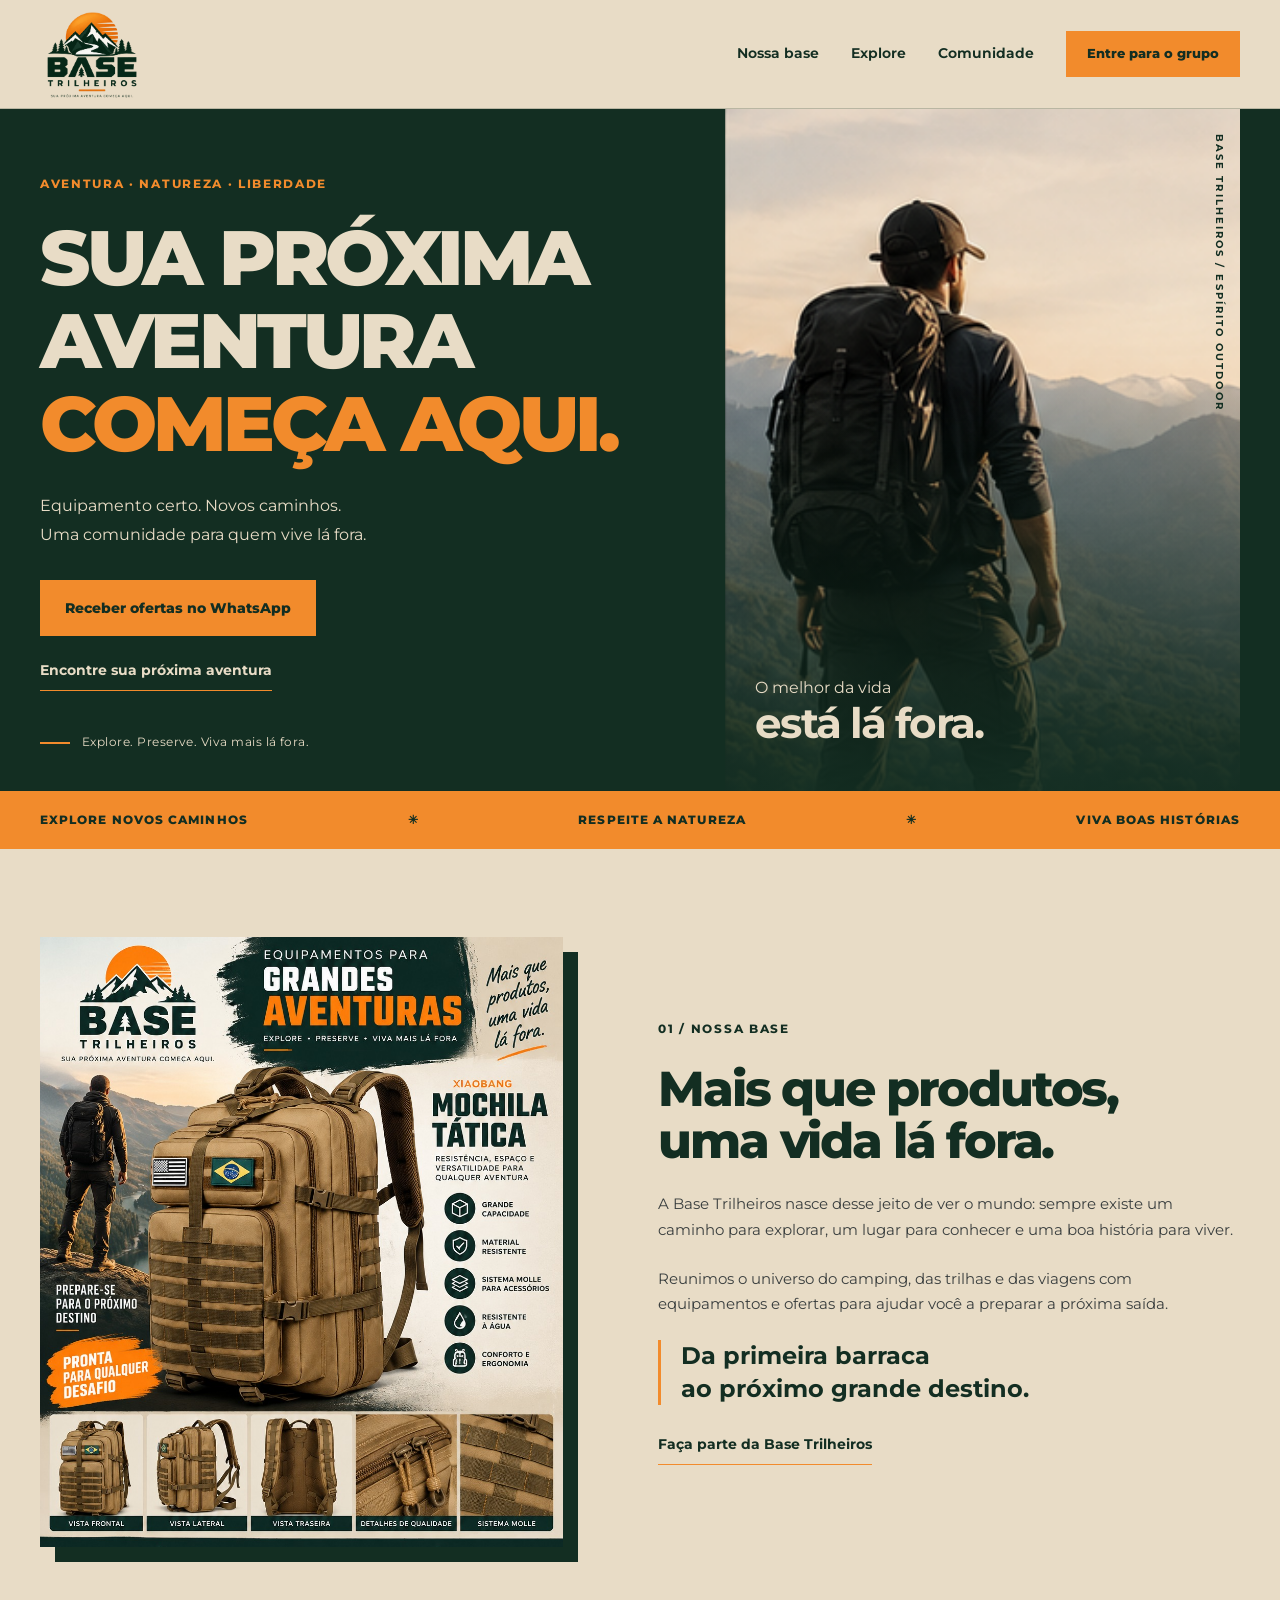
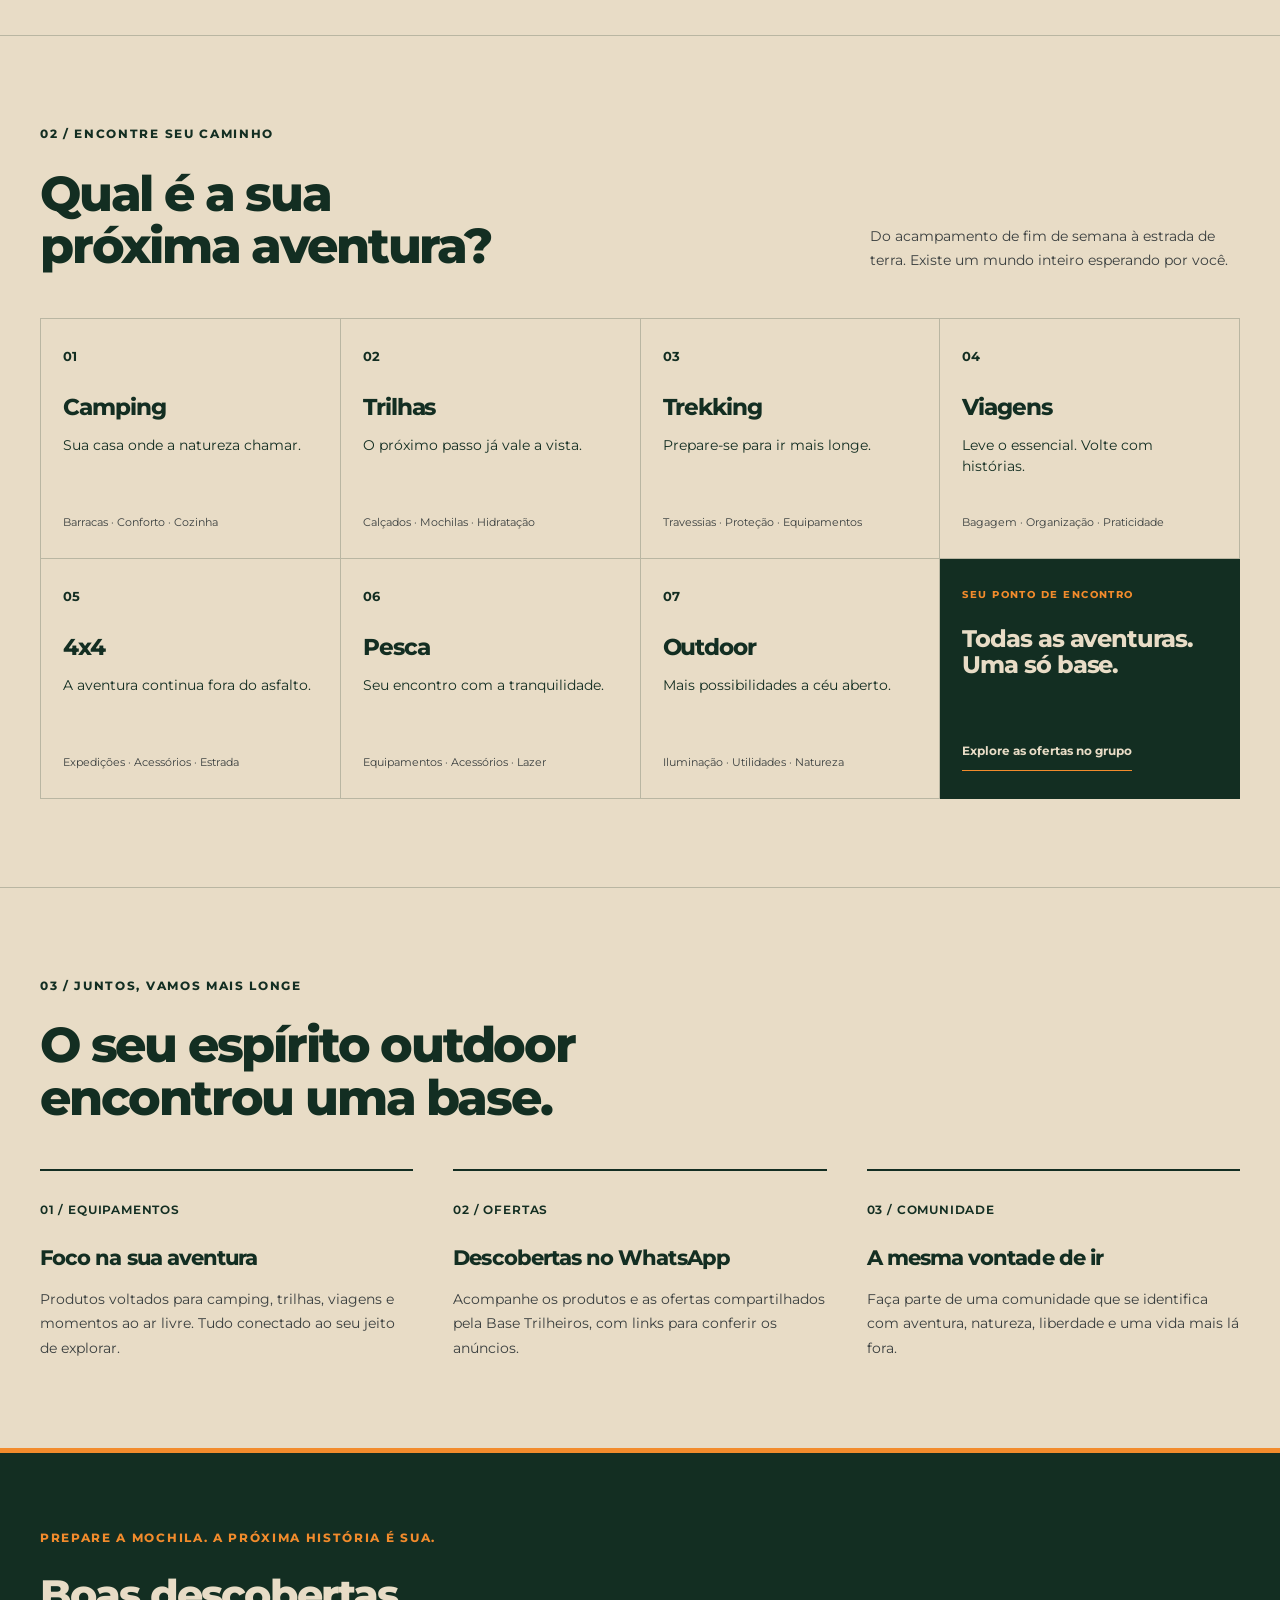
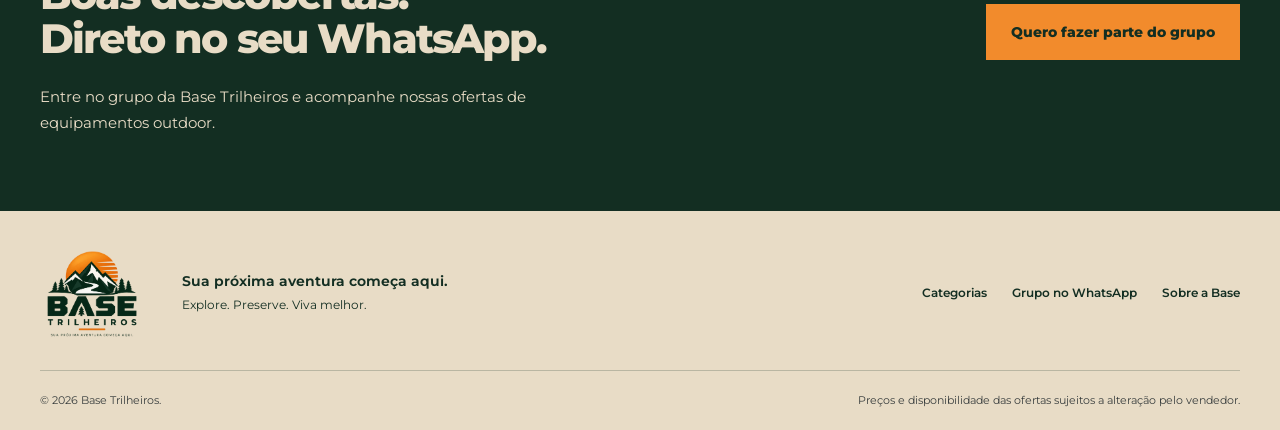
<file: index.html>
<!doctype html>
<html lang="pt-BR">
<head>
  <meta charset="utf-8"><meta name="viewport" content="width=device-width, initial-scale=1">
  <title>Base Trilheiros — Sua próxima aventura começa aqui</title>
  <meta name="description" content="Equipamentos, ofertas e uma vida lá fora. Conheça a Base Trilheiros e entre na comunidade de camping, trilhas, viagens, 4x4 e pesca no WhatsApp.">
  <meta name="theme-color" content="#132E22"><link rel="icon" href="assets/logo-oficial.png" type="image/png">
  <link rel="preload" href="assets/montserrat.ttf" as="font" type="font/ttf" crossorigin>
  <link rel="stylesheet" href="styles.css"><script src="script.js" defer></script>
</head>
<body>
<a class="skip" href="#conteudo">Pular para o conteúdo</a>
<header class="header"><div class="container header-inner">
  <a class="brand" href="index.html" aria-label="Base Trilheiros — início"><img src="assets/logo-oficial.png" alt="Base Trilheiros" width="1254" height="1254"></a>
  <button class="menu-toggle" aria-expanded="false" aria-controls="navigation" hidden>Menu <span aria-hidden="true">☰</span></button>
  <nav id="navigation" aria-label="Principal"><a href="#base">Nossa base</a><a href="#categorias">Explore</a><a href="#comunidade">Comunidade</a><a class="button small" href="grupowhatsapp.html">Entre para o grupo</a></nav>
</div></header>
<main id="conteudo">
<section class="hero"><div class="container hero-grid">
  <div class="hero-copy"><p class="eyebrow">Aventura · Natureza · Liberdade</p><h1>Sua próxima<br>aventura<br><em>começa aqui.</em></h1><p class="lead">Equipamento certo. Novos caminhos.<br>Uma comunidade para quem vive lá fora.</p><div class="actions"><a class="button" href="grupowhatsapp.html">Receber ofertas no WhatsApp</a><a class="text-link" href="#categorias">Encontre sua próxima aventura</a></div><div class="hero-note"><span class="rule"></span> Explore. Preserve. Viva mais lá fora.</div></div>
  <div class="hero-visual"><div class="landscape"><img src="assets/identidade-visual.png" alt="Trilheiro com mochila contemplando montanhas e um lago" width="1254" height="1254" fetchpriority="high"></div><div class="photo-caption"><span>O melhor da vida</span><strong>está lá fora.</strong></div><span class="vertical-label">BASE TRILHEIROS / ESPÍRITO OUTDOOR</span></div>
</div></section>
<div class="manifesto-strip"><div class="container"><span>Explore novos caminhos</span><span aria-hidden="true">✳</span><span>Respeite a natureza</span><span aria-hidden="true">✳</span><span>Viva boas histórias</span></div></div>
<section class="section container about" id="base"><div class="about-art"><img src="assets/exemplo02.jpeg" alt="Campanha de referência Base Trilheiros: equipamentos para grandes aventuras, com mochila e paisagem de montanha" width="1024" height="1536" loading="lazy"></div><div class="about-copy"><p class="eyebrow">01 / Nossa base</p><h2>Mais que produtos,<br><em>uma vida lá fora.</em></h2><p>A Base Trilheiros nasce desse jeito de ver o mundo: sempre existe um caminho para explorar, um lugar para conhecer e uma boa história para viver.</p><p>Reunimos o universo do camping, das trilhas e das viagens com equipamentos e ofertas para ajudar você a preparar a próxima saída.</p><p class="statement">Da primeira barraca<br>ao próximo grande destino.</p><a class="text-link dark" href="grupowhatsapp.html">Faça parte da Base Trilheiros</a></div></section>
<section class="section categories" id="categorias"><div class="container"><div class="section-heading"><div><p class="eyebrow">02 / Encontre seu caminho</p><h2>Qual é a sua<br><em>próxima aventura?</em></h2></div><p>Do acampamento de fim de semana à estrada de terra. Existe um mundo inteiro esperando por você.</p></div>
<div class="category-grid">
<a class="category" href="grupowhatsapp.html"><span class="category-number">01</span><h3>Camping</h3><p>Sua casa onde a natureza chamar.</p><span class="category-tag">Barracas · Conforto · Cozinha</span></a>
<a class="category" href="grupowhatsapp.html"><span class="category-number">02</span><h3>Trilhas</h3><p>O próximo passo já vale a vista.</p><span class="category-tag">Calçados · Mochilas · Hidratação</span></a>
<a class="category" href="grupowhatsapp.html"><span class="category-number">03</span><h3>Trekking</h3><p>Prepare-se para ir mais longe.</p><span class="category-tag">Travessias · Proteção · Equipamentos</span></a>
<a class="category" href="grupowhatsapp.html"><span class="category-number">04</span><h3>Viagens</h3><p>Leve o essencial. Volte com histórias.</p><span class="category-tag">Bagagem · Organização · Praticidade</span></a>
<a class="category" href="grupowhatsapp.html"><span class="category-number">05</span><h3>4x4</h3><p>A aventura continua fora do asfalto.</p><span class="category-tag">Expedições · Acessórios · Estrada</span></a>
<a class="category" href="grupowhatsapp.html"><span class="category-number">06</span><h3>Pesca</h3><p>Seu encontro com a tranquilidade.</p><span class="category-tag">Equipamentos · Acessórios · Lazer</span></a>
<a class="category" href="grupowhatsapp.html"><span class="category-number">07</span><h3>Outdoor</h3><p>Mais possibilidades a céu aberto.</p><span class="category-tag">Iluminação · Utilidades · Natureza</span></a>
<div class="category category-invite"><span class="eyebrow">Seu ponto de encontro</span><h3>Todas as aventuras.<br>Uma só base.</h3><a class="text-link" href="grupowhatsapp.html">Explore as ofertas no grupo</a></div>
</div></div></section>
<section class="section container" id="comunidade"><div class="section-heading"><div><p class="eyebrow">03 / Juntos, vamos mais longe</p><h2>O seu espírito outdoor<br><em>encontrou uma base.</em></h2></div></div><div class="benefits"><article><span class="benefit-index">01 / EQUIPAMENTOS</span><h3>Foco na sua aventura</h3><p>Produtos voltados para camping, trilhas, viagens e momentos ao ar livre. Tudo conectado ao seu jeito de explorar.</p></article><article><span class="benefit-index">02 / OFERTAS</span><h3>Descobertas no WhatsApp</h3><p>Acompanhe os produtos e as ofertas compartilhados pela Base Trilheiros, com links para conferir os anúncios.</p></article><article><span class="benefit-index">03 / COMUNIDADE</span><h3>A mesma vontade de ir</h3><p>Faça parte de uma comunidade que se identifica com aventura, natureza, liberdade e uma vida mais lá fora.</p></article></div></section>
<section class="offers" id="ofertas"><div class="container offers-inner"><div><p class="eyebrow">Prepare a mochila. A próxima história é sua.</p><h2>Boas descobertas.<br><em>Direto no seu WhatsApp.</em></h2><p>Entre no grupo da Base Trilheiros e acompanhe nossas ofertas de equipamentos outdoor.</p></div><a class="button" href="grupowhatsapp.html">Quero fazer parte do grupo</a></div></section>
</main>
<footer class="footer"><div class="container footer-main"><a class="brand" href="index.html" aria-label="Base Trilheiros — início"><img src="assets/logo-oficial.png" alt="Base Trilheiros" width="1254" height="1254" loading="lazy"></a><p>Sua próxima aventura começa aqui.<br><span>Explore. Preserve. Viva melhor.</span></p><nav aria-label="Rodapé"><a href="#categorias">Categorias</a><a href="grupowhatsapp.html">Grupo no WhatsApp</a><a href="#base">Sobre a Base</a></nav></div><div class="container footer-bottom"><span>© <span data-year>2026</span> Base Trilheiros.</span><span>Preços e disponibilidade das ofertas sujeitos a alteração pelo vendedor.</span></div></footer>
</body></html>
</file>
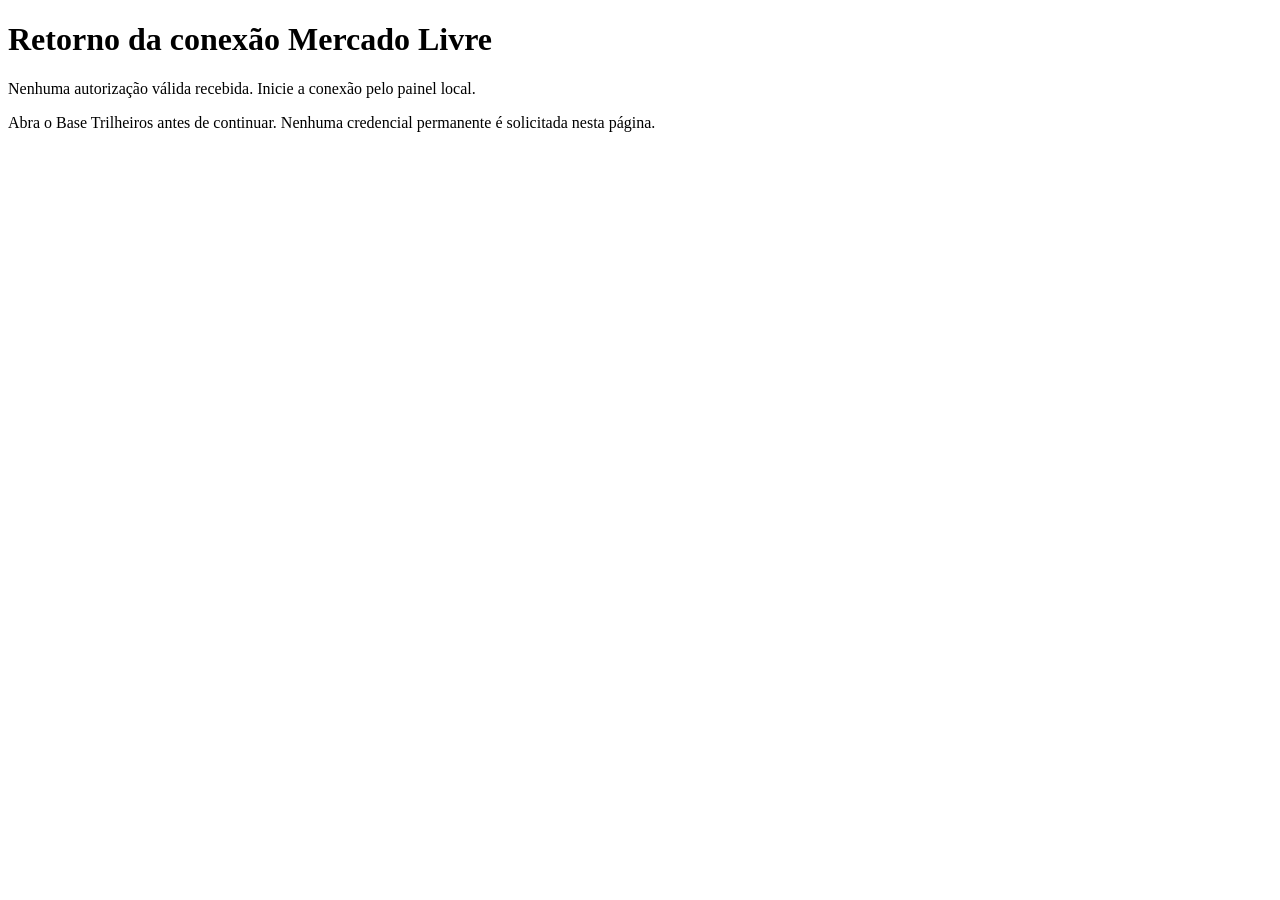
<file: ml/callback/index.html>
<!doctype html><html lang="pt-BR"><head><meta charset="utf-8"><meta name="viewport" content="width=device-width,initial-scale=1"><meta name="referrer" content="no-referrer"><meta name="robots" content="noindex,nofollow"><meta http-equiv="Content-Security-Policy" content="default-src 'none'; script-src 'self'; base-uri 'none'; form-action 'none'"><title>Retorno Mercado Livre — Base Trilheiros</title><script src="./callback.js" defer></script></head><body><h1>Retorno da conexão Mercado Livre</h1><p id="status">Verificando o retorno da autorização…</p><a id="return" hidden rel="noreferrer">Voltar ao painel neste computador</a><p>Abra o Base Trilheiros antes de continuar. Nenhuma credencial permanente é solicitada nesta página.</p></body></html>
</file>
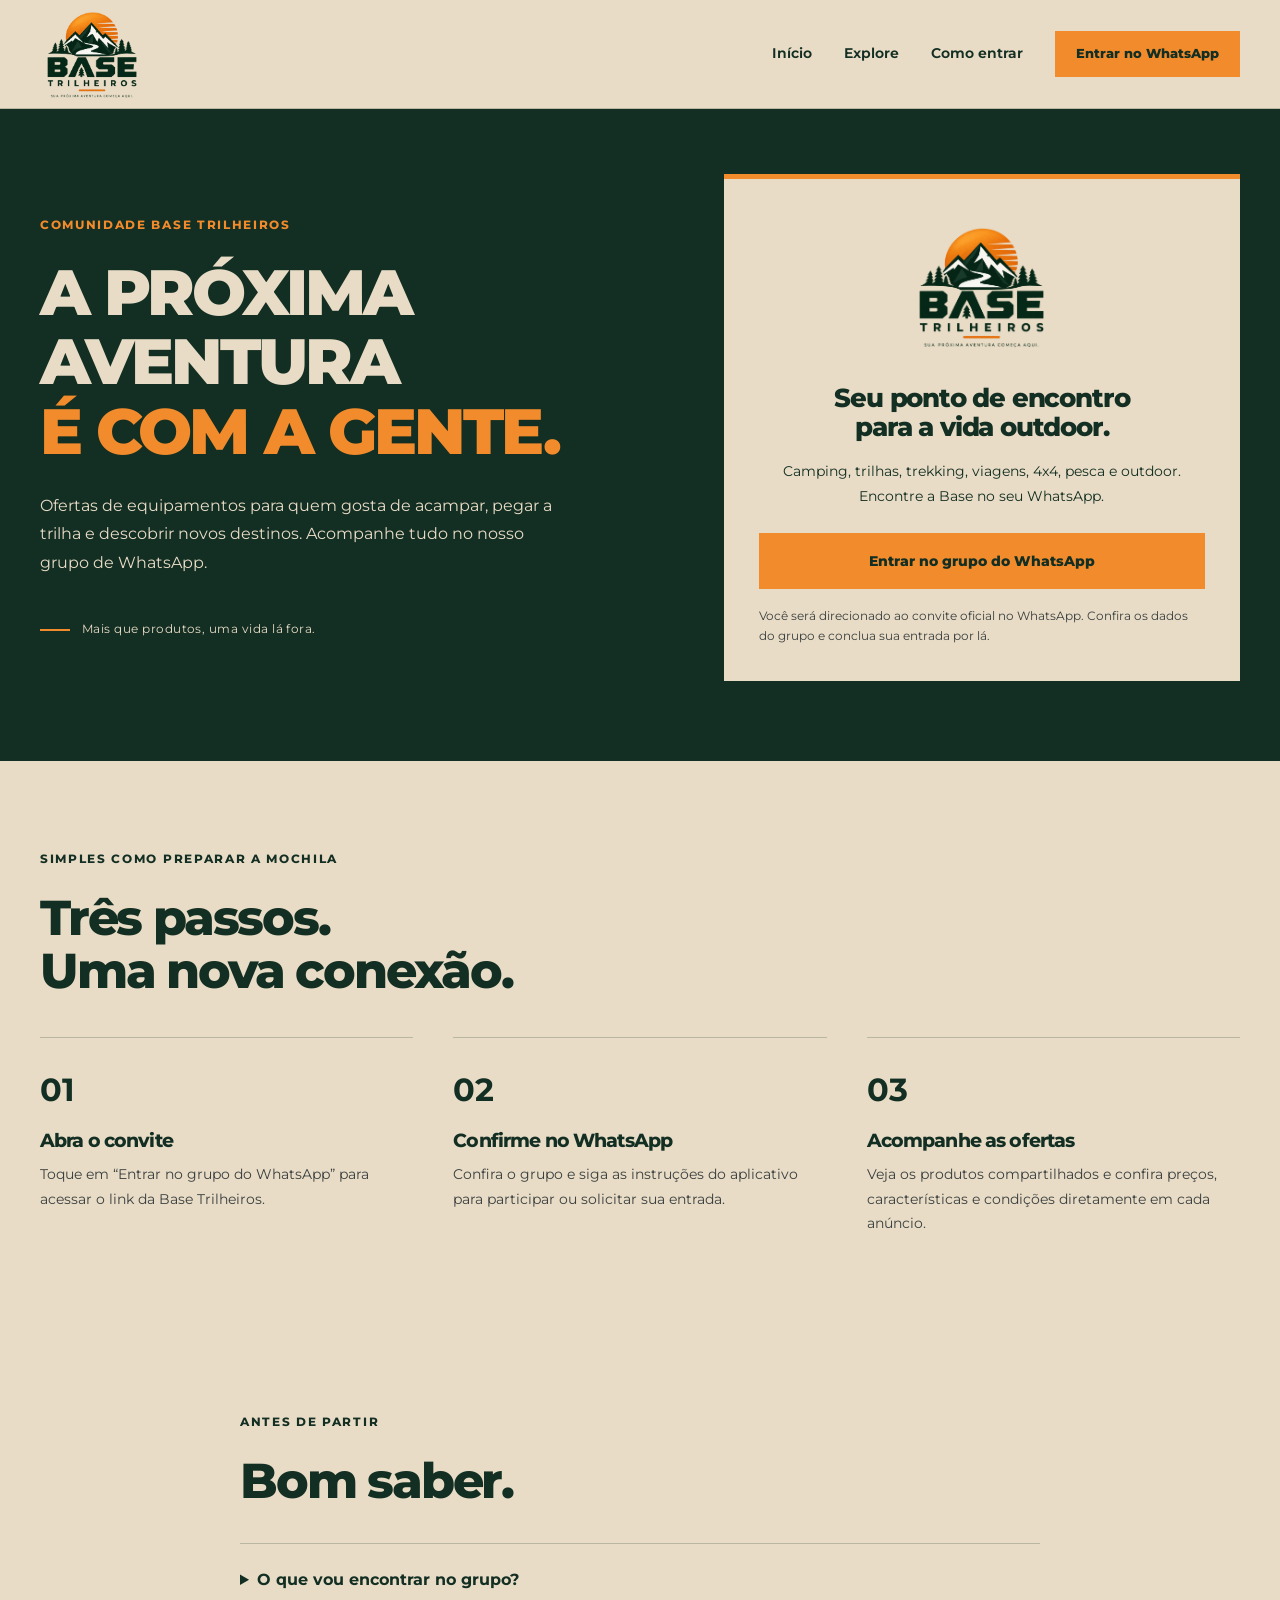
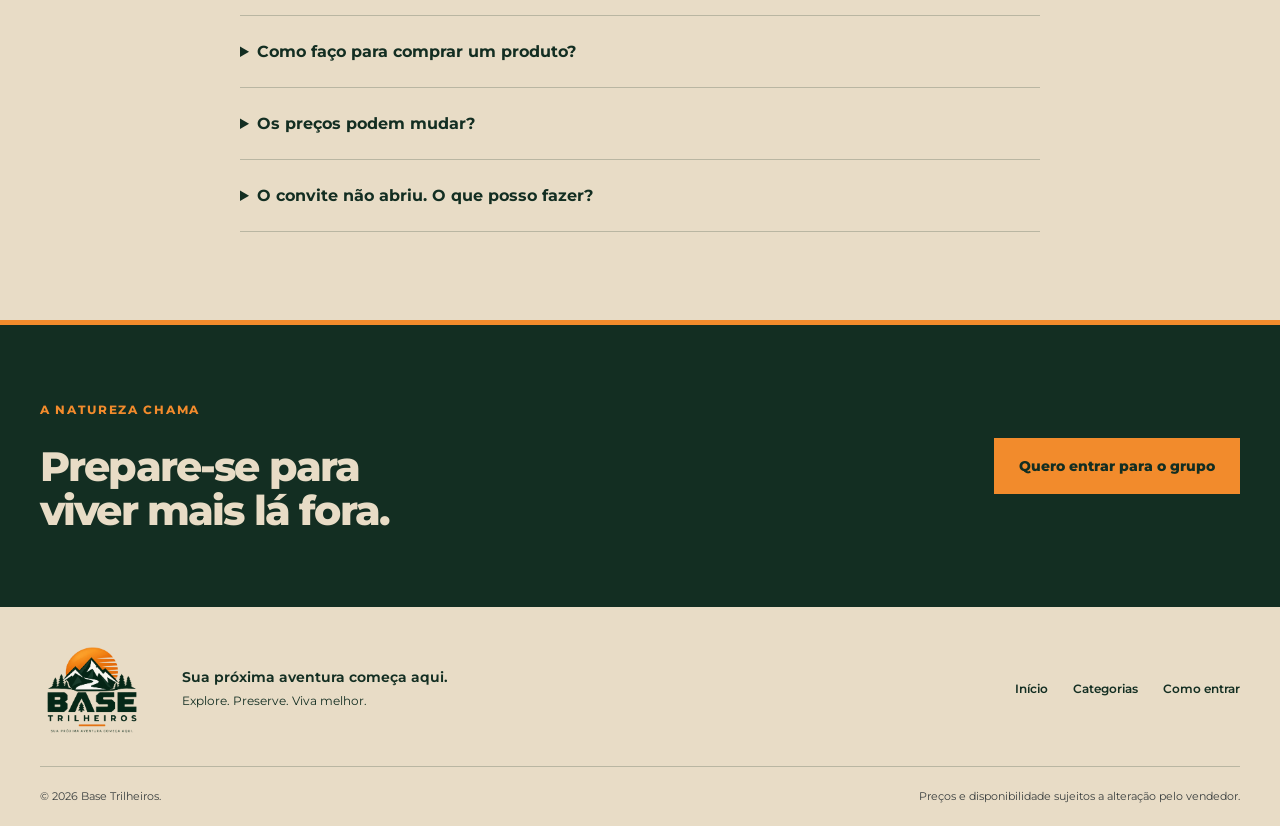
<file: grupowhatsapp.html>
<!doctype html>
<html lang="pt-BR"><head><meta charset="utf-8"><meta name="viewport" content="width=device-width, initial-scale=1"><title>Grupo no WhatsApp — Base Trilheiros</title><meta name="description" content="Entre no grupo da Base Trilheiros no WhatsApp e acompanhe ofertas de equipamentos para camping, trilhas, trekking, viagens, 4x4, pesca e outdoor."><meta name="theme-color" content="#132E22"><link rel="icon" href="assets/logo-oficial.png" type="image/png"><link rel="preload" href="assets/montserrat.ttf" as="font" type="font/ttf" crossorigin><link rel="stylesheet" href="styles.css"><script src="script.js" defer></script></head>
<body><a class="skip" href="#conteudo">Pular para o conteúdo</a><header class="header"><div class="container header-inner"><a class="brand" href="index.html" aria-label="Base Trilheiros — início"><img src="assets/logo-oficial.png" alt="Base Trilheiros" width="1254" height="1254"></a><button class="menu-toggle" aria-expanded="false" aria-controls="navigation" hidden>Menu <span aria-hidden="true">☰</span></button><nav id="navigation" aria-label="Principal"><a href="index.html">Início</a><a href="index.html#categorias">Explore</a><a href="#como-entrar">Como entrar</a><a class="button small" href="https://chat.whatsapp.com/IdeL0EjSYCk3eZGhlh6pKp?mode=gi_t">Entrar no WhatsApp</a></nav></div></header>
<main id="conteudo"><section class="group-hero"><div class="container group-grid"><div><p class="eyebrow">Comunidade Base Trilheiros</p><h1>A próxima<br>aventura<br><em>é com a gente.</em></h1><p class="lead">Ofertas de equipamentos para quem gosta de acampar, pegar a trilha e descobrir novos destinos. Acompanhe tudo no nosso grupo de WhatsApp.</p><div class="hero-note"><span class="rule"></span> Mais que produtos, uma vida lá fora.</div></div><div class="group-card"><img class="brand" src="assets/logo-oficial.png" alt="Base Trilheiros" width="1254" height="1254"><h2>Seu ponto de encontro<br>para a vida outdoor.</h2><p>Camping, trilhas, trekking, viagens, 4x4, pesca e outdoor. Encontre a Base no seu WhatsApp.</p><a class="button" href="https://chat.whatsapp.com/IdeL0EjSYCk3eZGhlh6pKp?mode=gi_t">Entrar no grupo do WhatsApp</a><small>Você será direcionado ao convite oficial no WhatsApp. Confira os dados do grupo e conclua sua entrada por lá.</small></div></div></section>
<section class="section container" id="como-entrar"><p class="eyebrow">Simples como preparar a mochila</p><h2>Três passos.<br><em>Uma nova conexão.</em></h2><div class="steps"><article><strong>01</strong><h3>Abra o convite</h3><p>Toque em “Entrar no grupo do WhatsApp” para acessar o link da Base Trilheiros.</p></article><article><strong>02</strong><h3>Confirme no WhatsApp</h3><p>Confira o grupo e siga as instruções do aplicativo para participar ou solicitar sua entrada.</p></article><article><strong>03</strong><h3>Acompanhe as ofertas</h3><p>Veja os produtos compartilhados e confira preços, características e condições diretamente em cada anúncio.</p></article></div></section>
<section class="section container faq"><p class="eyebrow">Antes de partir</p><h2>Bom saber.</h2><details><summary>O que vou encontrar no grupo?</summary><p>Ofertas e produtos do universo outdoor: camping, trilhas, trekking, viagens, 4x4 e pesca, com links para consultar os anúncios.</p></details><details><summary>Como faço para comprar um produto?</summary><p>Abra o link compartilhado na oferta e confira o produto no anúncio do vendedor. A compra e as condições de pagamento, entrega e garantia são apresentadas na plataforma de venda.</p></details><details><summary>Os preços podem mudar?</summary><p>Sim. Preços, cupons, estoque e disponibilidade podem ser alterados pelo vendedor. Sempre confirme as condições no anúncio antes de comprar.</p></details><details><summary>O convite não abriu. O que posso fazer?</summary><p>Tente abrir esta página no navegador do seu celular e toque novamente no botão. Você também pode usar o WhatsApp Web no computador. Se o WhatsApp informar que o convite foi revogado ou que o grupo está cheio, a entrada dependerá de um novo convite ou da disponibilidade do grupo.</p></details></section>
<section class="offers"><div class="container offers-inner"><div><p class="eyebrow">A natureza chama</p><h2>Prepare-se para<br><em>viver mais lá fora.</em></h2></div><a class="button" href="https://chat.whatsapp.com/IdeL0EjSYCk3eZGhlh6pKp?mode=gi_t">Quero entrar para o grupo</a></div></section></main>
<footer class="footer"><div class="container footer-main"><a class="brand" href="index.html" aria-label="Base Trilheiros — início"><img src="assets/logo-oficial.png" alt="Base Trilheiros" width="1254" height="1254" loading="lazy"></a><p>Sua próxima aventura começa aqui.<br><span>Explore. Preserve. Viva melhor.</span></p><nav aria-label="Rodapé"><a href="index.html">Início</a><a href="index.html#categorias">Categorias</a><a href="#como-entrar">Como entrar</a></nav></div><div class="container footer-bottom"><span>© <span data-year>2026</span> Base Trilheiros.</span><span>Preços e disponibilidade sujeitos a alteração pelo vendedor.</span></div></footer></body></html>
</file>
<file: styles.css>
@font-face{font-family:Montserrat;src:url('assets/montserrat.ttf') format('truetype');font-weight:100 900;font-display:swap}
:root{--forest:#132E22;--secondary:#3A3F3F;--orange:#F28B2C;--sand:#E8DCC6;--ink:#1F1F1F;--line:rgba(19,46,34,.22)}
*{box-sizing:border-box}html{scroll-behavior:smooth;scroll-padding-top:110px}body{margin:0;background:var(--sand);color:var(--forest);font:400 16px/1.7 Montserrat,Arial,sans-serif}a{color:inherit;text-decoration:none}img{display:block;max-width:100%;height:auto}button{font:inherit}a,button{-webkit-tap-highlight-color:transparent}a:focus-visible,button:focus-visible,summary:focus-visible{outline:3px solid var(--orange);outline-offset:6px}h1,h2,h3,p{margin:0}h1,h2,h3{line-height:1.08;letter-spacing:-.045em}h1{font-size:clamp(2.8rem,6vw,5.6rem);font-weight:850;text-transform:uppercase}h2{font-size:clamp(2rem,3.8vw,3.65rem);font-weight:800}h3{font-size:1.45rem;font-weight:750}em{font-style:normal}p{max-width:65ch}.container{width:min(1200px,calc(100% - 40px));margin:auto}.section{padding-block:88px}.eyebrow{font-size:.75rem;font-weight:750;letter-spacing:.14em;text-transform:uppercase;margin-bottom:23px}.button{display:inline-flex;align-items:center;justify-content:center;text-align:center;padding:17px 24px;background:var(--orange);color:var(--forest);font-weight:800;font-size:.9rem;line-height:1.4;border:1px solid var(--orange);transition:background .18s,transform .18s;min-height:50px}.button:hover{background:var(--sand);transform:translateY(-2px)}.button.small{padding:13px 20px;font-size:.8rem;min-height:44px}.text-link{display:inline-block;font-size:.85rem;font-weight:700;border-bottom:1px solid var(--orange);padding-block:8px;width:fit-content}.text-link:hover{color:var(--orange)}.text-link.dark:hover{color:var(--forest);border-bottom-width:3px}.skip{position:fixed;top:-100px;left:20px;z-index:100;background:var(--orange);padding:12px}.skip:focus{top:10px}.header{background:var(--sand);border-bottom:1px solid var(--line)}.header-inner{display:flex;align-items:center;justify-content:space-between;gap:20px;min-height:108px}.brand{display:block;width:104px;flex-shrink:0}.brand img{width:100%}.header nav{display:flex;align-items:center;gap:32px;font-size:.85rem;font-weight:650}.header nav>a:not(.button):hover{border-bottom:1px solid var(--forest)}.menu-toggle{border:1px solid var(--forest);background:transparent;padding:8px 13px;color:var(--forest);min-height:44px}.menu-toggle[hidden]{display:none}.hero{background:var(--forest);color:var(--sand);overflow:hidden}.hero-grid{display:grid;grid-template-columns:1.25fr 1fr;min-height:670px;gap:42px}.hero-copy{padding:65px 0 38px;position:relative;z-index:1}.hero .eyebrow{color:var(--orange)}.hero h1 em{color:var(--orange)}.lead{font-size:1rem;margin-top:26px;line-height:1.8}.actions{display:flex;align-items:flex-start;flex-direction:column;gap:15px;margin-top:30px}.hero-note{display:flex;align-items:center;gap:12px;font-size:.73rem;letter-spacing:.04em;margin-top:42px}.rule{width:30px;height:2px;background:var(--orange)}.hero-visual{position:relative;min-width:0;overflow:hidden}.landscape{position:absolute;inset:0;overflow:hidden}.landscape img{position:absolute;width:445%;max-width:none;left:-222.5%;top:0}.hero-visual:after{content:'';position:absolute;inset:0;background:linear-gradient(0deg,rgba(19,46,34,.92),transparent 60%)}.photo-caption{position:absolute;bottom:44px;left:30px;z-index:1;font-size:1rem}.photo-caption strong{display:block;font-size:2.6rem;line-height:1.1;letter-spacing:-.045em}.vertical-label{position:absolute;right:12px;top:25px;writing-mode:vertical-rl;z-index:1;font-size:.65rem;letter-spacing:.2em;color:var(--forest);font-weight:700}.manifesto-strip{background:var(--orange);padding:19px 0;font-size:.75rem;font-weight:800;letter-spacing:.09em;text-transform:uppercase}.manifesto-strip .container{display:flex;justify-content:space-between;align-items:center;gap:16px}.about{display:grid;grid-template-columns:.9fr 1fr;gap:95px;align-items:center}.about-art{max-height:610px;overflow:hidden;box-shadow:15px 15px 0 var(--forest)}.about-art img{width:100%}.about-copy p:not(.eyebrow){margin-top:23px;color:var(--secondary);font-size:.95rem}.about-copy .statement{font-size:1.5rem!important;font-weight:700;color:var(--forest)!important;line-height:1.35;border-left:3px solid var(--orange);padding-left:20px;margin-bottom:20px}.section-heading{display:flex;align-items:flex-end;justify-content:space-between;gap:70px;margin-bottom:45px}.section-heading>p{max-width:370px;font-size:.9rem;color:var(--secondary)}.categories{border-top:1px solid var(--line);border-bottom:1px solid var(--line)}.category-grid{display:grid;grid-template-columns:repeat(4,1fr);border-left:1px solid var(--line);border-top:1px solid var(--line)}.category{padding:27px 22px;min-height:240px;border-right:1px solid var(--line);border-bottom:1px solid var(--line);display:flex;flex-direction:column;transition:background .2s,color .2s}.category-number{font-size:.8rem;font-weight:700;margin-bottom:27px}.category h3{margin-bottom:15px}.category p{font-size:.85rem;line-height:1.55}.category-tag{font-size:.7rem;line-height:1.5;margin-top:auto;padding-top:25px;color:var(--secondary)}a.category:hover{background:var(--forest);color:var(--sand)}a.category:hover .category-tag{color:var(--sand)}.category-invite{background:var(--forest);color:var(--sand)}.category-invite .eyebrow{color:var(--orange);font-size:.65rem}.category-invite h3{font-size:1.5rem}.category-invite .text-link{font-size:.75rem;margin-top:auto}.benefits{display:grid;grid-template-columns:repeat(3,1fr);gap:40px}.benefits article{border-top:2px solid var(--forest);padding-top:24px}.benefit-index{font-size:.73rem;font-weight:650;letter-spacing:.07em}.benefits h3{margin:25px 0 17px;font-size:1.3rem}.benefits p{font-size:.9rem;color:var(--secondary)}.offers{background:var(--forest);color:var(--sand);padding:75px 0;border-top:5px solid var(--orange)}.offers .eyebrow{color:var(--orange)}.offers-inner{display:flex;align-items:center;justify-content:space-between;gap:55px}.offers h2{font-size:clamp(2rem,3.2vw,3rem)}.offers p:not(.eyebrow){margin-top:24px;max-width:580px;font-size:.95rem}.offers .button{flex-shrink:0}.footer{padding:30px 0 20px}.footer-main{display:flex;align-items:center;gap:38px}.footer-main p{font-size:.85rem;font-weight:650}.footer-main p span{font-size:.75rem;font-weight:400}.footer-main nav{margin-left:auto;display:flex;gap:25px;font-size:.75rem;font-weight:600}.footer-bottom{border-top:1px solid var(--line);padding-top:20px;margin-top:25px;display:flex;justify-content:space-between;gap:20px;font-size:.7rem;color:var(--secondary)}
.group-hero{background:var(--forest);color:var(--sand);padding:65px 0 80px}.group-grid{display:grid;grid-template-columns:1.15fr 1fr;gap:90px;align-items:center}.group-hero .eyebrow{color:var(--orange)}.group-hero h1{font-size:clamp(2.6rem,5vw,4.5rem)}.group-hero h1 em{color:var(--orange)}.group-hero .lead{max-width:520px}.group-card{background:var(--sand);color:var(--forest);padding:35px;border-top:5px solid var(--orange)}.group-card .brand{width:145px;margin:0 auto 25px}.group-card h2{font-size:1.65rem;text-align:center}.group-card>p{font-size:.9rem;text-align:center;margin:18px 0 25px}.group-card .button{width:100%}.group-card small{font-size:.75rem;line-height:1.65;display:block;margin-top:17px;color:var(--secondary)}.steps{display:grid;grid-template-columns:repeat(3,1fr);gap:40px;margin-top:40px}.steps article{border-top:1px solid var(--line);padding-top:25px}.steps strong{color:var(--forest);font-size:2rem}.steps h3{font-size:1.2rem;margin:12px 0}.steps p{font-size:.9rem;color:var(--secondary)}.faq{max-width:800px}.faq h2{margin-bottom:35px}.faq details{border-top:1px solid var(--line);padding:22px 0}.faq details:last-child{border-bottom:1px solid var(--line)}.faq summary{font-weight:700;cursor:pointer;padding-right:20px}.faq details p{margin-top:15px;font-size:.9rem;color:var(--secondary)}
@media(min-width:701px){.menu-toggle{display:none}}
@media(min-width:1500px){.hero-grid{min-height:710px}}
@media(max-width:1000px){.hero-grid{gap:25px;min-height:610px}.hero-copy{padding-top:45px}.hero h1{font-size:4rem}.about{gap:45px}.category-grid{grid-template-columns:repeat(2,1fr)}.offers-inner{align-items:flex-start;flex-direction:column;gap:30px}.header nav{gap:20px}.group-grid{gap:40px}.footer-main nav{flex-direction:column;gap:5px}.landscape img{width:510%;left:-255%}}
@media(max-width:700px){html{scroll-padding-top:20px}.container{width:calc(100% - 36px)}.section{padding-block:56px}.header-inner{min-height:90px;flex-wrap:wrap;padding-block:7px}.brand{width:80px}.menu-toggle:not([hidden]){display:block}.header nav{width:100%;align-items:stretch;flex-direction:column;gap:0;padding-bottom:12px}.header nav>a{padding:12px}.js .header nav:not(.open){display:none}.header nav .button{margin-top:8px}.hero-grid{grid-template-columns:1fr;gap:25px}.hero-copy{padding:40px 0 0}.hero h1{font-size:clamp(2.7rem,10.5vw,4rem)}.eyebrow{font-size:.67rem;margin-bottom:20px}.hero-note{margin-top:27px}.hero-visual{height:340px;margin:0 -18px}.landscape img{width:445%;left:-222.5%;top:-40px}.photo-caption{bottom:25px;left:22px}.photo-caption strong{font-size:2rem}.vertical-label{display:none}.manifesto-strip{padding:15px 0;font-size:.62rem;letter-spacing:.03em}.manifesto-strip .container{flex-wrap:wrap;justify-content:center;gap:8px 12px}.about{grid-template-columns:1fr;gap:45px}.about-art{max-width:370px;max-height:470px;order:2;box-shadow:8px 8px 0 var(--forest)}.about-copy{order:1}.section-heading{display:block;margin-bottom:30px}.section-heading>p{margin-top:23px}.category{padding:22px 17px;min-height:235px}.category h3{font-size:1.3rem}.category p{font-size:.8rem}.category-tag{font-size:.7rem}.benefits,.steps{grid-template-columns:1fr;gap:30px}.benefits h3{margin-top:18px}.offers{padding:50px 0}.offers .button{width:100%}.footer-main{flex-wrap:wrap;gap:20px}.footer-main p{font-size:.75rem;max-width:220px}.footer-main nav{width:100%;margin:0;flex-direction:row;flex-wrap:wrap;gap:20px}.footer-bottom{flex-direction:column;gap:10px}.group-hero{padding:40px 0 50px}.group-grid{grid-template-columns:1fr;gap:35px}.group-card{padding:28px 23px}.group-card .brand{width:120px}.group-card h2{font-size:1.55rem}.group-hero .lead{font-size:.95rem}}
@media(prefers-reduced-motion:reduce){html{scroll-behavior:auto}*,*:before,*:after{transition:none!important}}
</file>
